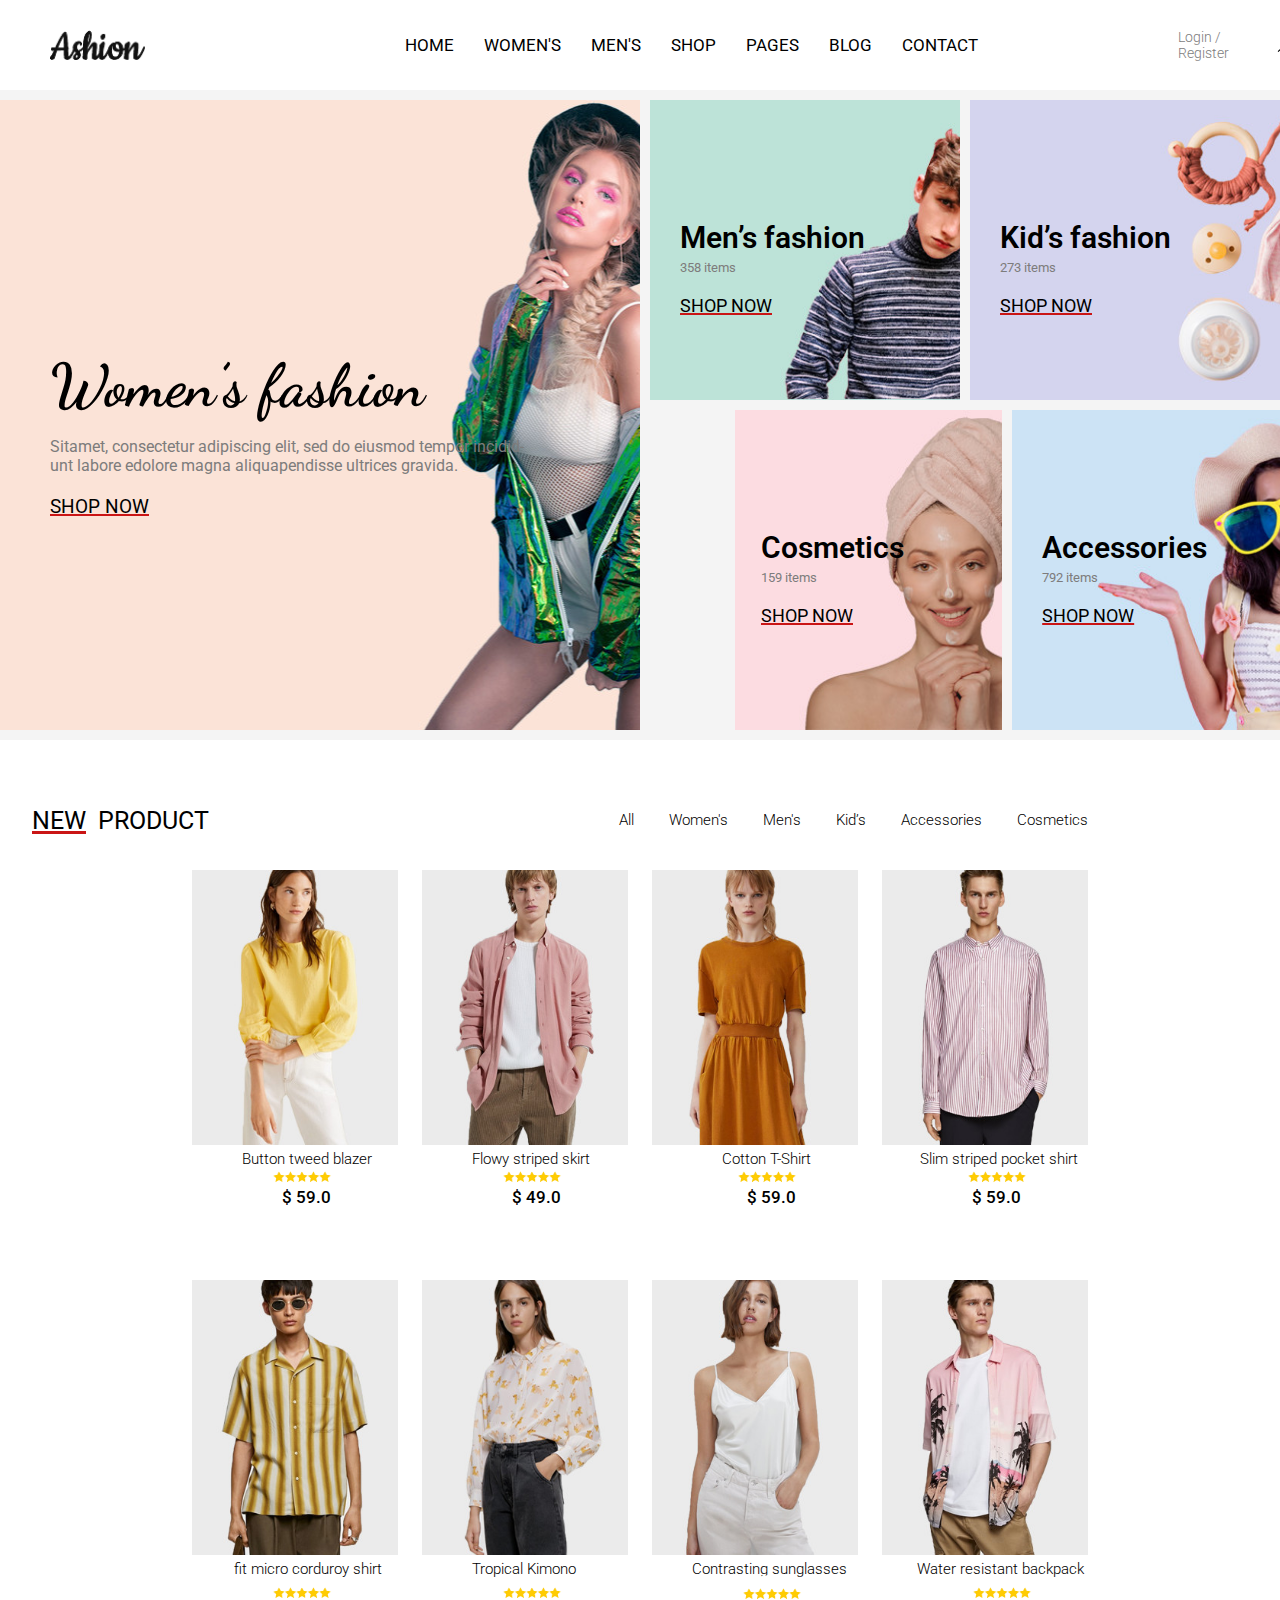
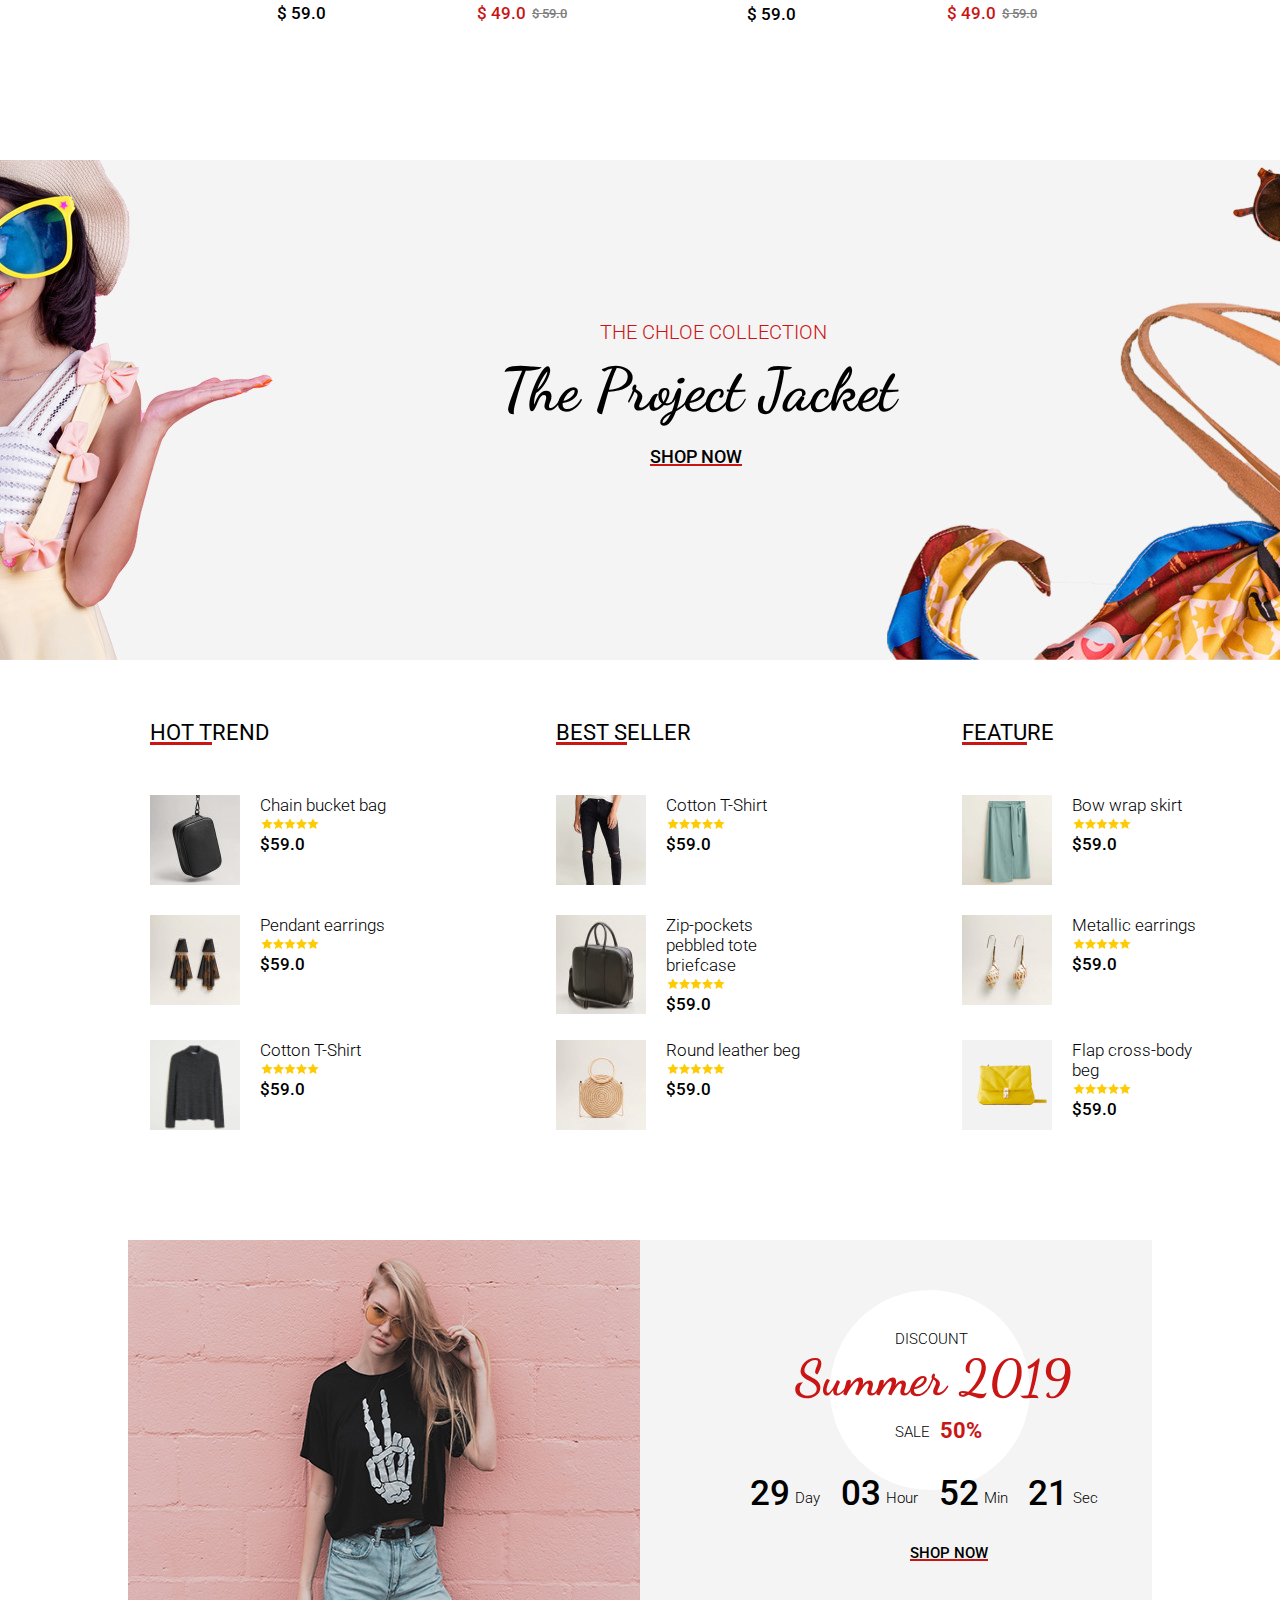
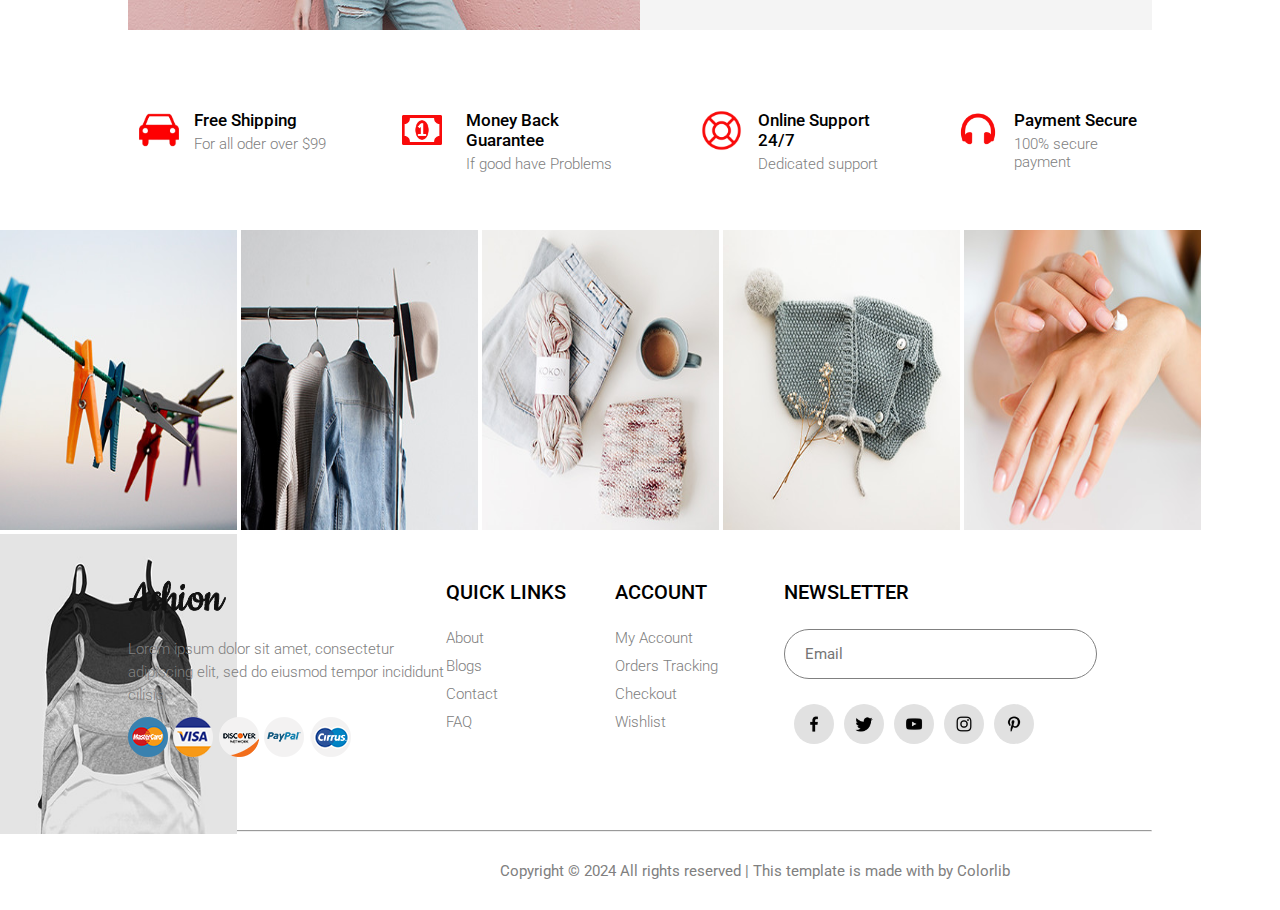
<file: final exam/index.html>
<!DOCTYPE html>
<html lang="en">
<head>
   <title>Colorbin | Free Bootstrap Website </title>
   <!--css-->
   <link rel="stylesheet" href="style.css">
   <!--css-->

   <!--font-->
   <link rel="preconnect" href="https://fonts.googleapis.com">
   <link rel="preconnect" href="https://fonts.gstatic.com" crossorigin>
   <link href="https://fonts.googleapis.com/css2?family=Roboto:ital,wght@0,100;0,300;0,400;0,500;0,700;0,900;1,100;1,300;1,400;1,500;1,700;1,900&display=swap" rel="stylesheet">
   <link rel="preconnect" href="https://fonts.googleapis.com">
   <link rel="preconnect" href="https://fonts.gstatic.com" crossorigin>
   <link href="https://fonts.googleapis.com/css2?family=Dancing+Script:wght@400..700&family=Roboto:ital,wght@0,100;0,300;0,400;0,500;0,700;0,900;1,100;1,300;1,400;1,500;1,700;1,900&display=swap" rel="stylesheet">
   <!--font-->

   <!--icon-->
   <link rel="stylesheet" href="https://cdnjs.cloudflare.com/ajax/libs/font-awesome/6.6.0/css/all.min.css" integrity="sha512-Kc323vGBEqzTmouAECnVceyQqyqdsSiqLQISBL29aUW4U/M7pSPA/gEUZQqv1cwx4OnYxTxve5UMg5GT6L4JJg==" crossorigin="anonymous" referrerpolicy="no-referrer" />
   <!--icon-->
</head>
<body>
    <div class="navbar">
        <img src="logo (1).png" alt="">
        <a href="#">HOME</a>
        <a href="#">WOMEN'S</a>
        <a href="#">MEN'S</a>
        <a href="#">SHOP</a>
        <a href="#">PAGES</a>
        <a href="#">BLOG</a>
        <a href="#">CONTACT</a>  
      <div class="i">
        <a href="#">Login / Register</a>
        <svg xmlns="http://www.w3.org/2000/svg" width="1em" height="1em" viewBox="0 0 32 32"><path fill="black" d="M19 3C13.488 3 9 7.488 9 13c0 2.395.84 4.59 2.25 6.313L3.281 27.28l1.439 1.44l7.968-7.969A9.92 9.92 0 0 0 19 23c5.512 0 10-4.488 10-10S24.512 3 19 3m0 2c4.43 0 8 3.57 8 8s-3.57 8-8 8s-8-3.57-8-8s3.57-8 8-8"/></svg>
        <svg xmlns="http://www.w3.org/2000/svg" width="1em" height="1em" viewBox="0 0 256 256"><path fill="black" d="M178 40c-20.65 0-38.73 8.88-50 23.89C116.73 48.88 98.65 40 78 40a62.07 62.07 0 0 0-62 62c0 70 103.79 126.66 108.21 129a8 8 0 0 0 7.58 0C136.21 228.66 240 172 240 102a62.07 62.07 0 0 0-62-62m-50 174.8c-18.26-10.64-96-59.11-96-112.8a46.06 46.06 0 0 1 46-46c19.45 0 35.78 10.36 42.6 27a8 8 0 0 0 14.8 0c6.82-16.67 23.15-27 42.6-27a46.06 46.06 0 0 1 46 46c0 53.61-77.76 102.15-96 112.8"/></svg>
        <svg xmlns="http://www.w3.org/2000/svg" width="1em" height="1em" viewBox="0 0 24 24"><path fill="none" stroke="black" stroke-linecap="round" stroke-linejoin="round" stroke-width="1.5" d="M15.75 10.5V6a3.75 3.75 0 1 0-7.5 0v4.5m11.356-1.993l1.263 12c.07.665-.45 1.243-1.119 1.243H4.25a1.125 1.125 0 0 1-1.12-1.243l1.264-12A1.125 1.125 0 0 1 5.513 7.5h12.974c.576 0 1.059.435 1.119 1.007M8.625 10.5a.375.375 0 1 1-.75 0a.375.375 0 0 1 .75 0m7.5 0a.375.375 0 1 1-.75 0a.375.375 0 0 1 .75 0"/></svg>  
      </div>

    </div>
    <div class="main">
        <div class="left">
            <div class="main-1">
                <h1>Women’s fashion</h1>
                <h2>Sitamet, consectetur adipiscing elit, sed do eiusmod tempor incidid-
                    <br>unt labore edolore magna aliquapendisse ultrices gravida.</h2>
                <a href="#">SHOP NOW</a>
            </div>
        </div>
        <div class="Bheem">
            <div class="main-2">
                <h1>Men’s fashion</h1>
                <h2>358 items</h2>
                <a href="#">SHOP NOW</a>
            </div>
            <div class="main-3">
                <h1>Kid’s fashion</h1>
                <h2>273 items</h2>
                <a href="#">SHOP NOW</a>
            </div>
        </div>
    </div>
         <div class="Raju">
            <div class="main-4">
                <h1>Cosmetics</h1>
                <h2>159 items</h2>
                <a href="#">SHOP NOW</a>
            </div>
            <div class="main-5">
                <h1>Accessories</h1>
                <h2>792 items</h2>
                <a href="#">SHOP NOW</a>
            </div>
         </div> 
    <div class="jaggu">
        <div class="nav">
            <h1>NEW</h1>
            <span>PRODUCT</span>
            <a href="#">All</a>
            <a href="#">Women's</a>
            <a href="#">Men's</a>
            <a href="#">Kid’s</a>
            <a href="#">Accessories</a>
            <a href="#">Cosmetics</a>
        </div>
        <div class="up">
            <div class="box-1">
                <img src="product-1.jpg" alt="">
                <a href="#">Button tweed blazer</a> 
                <img src="star.png" class="s"> 
                <h1>$ 59.0</h1>
            </div>
            <div class="box-2">
                <img src="product-2.jpg" alt="">
                <a href="#">Flowy striped skirt</a> 
                <img src="star.png" class="s">  
                <h1>$ 49.0</h1>
            </div>
            <div class="box-3">
                <img src="product-3.jpg" alt="">
                <a href="#">Cotton T-Shirt</a>  
                <img src="star.png" class="s">
                <h1>$ 59.0</h1> 
            </div>
            <div class="box-4">
                <img src="product-4.jpg" alt="">
                <a href="#">Slim striped pocket shirt</a> 
                <img src="star.png" class="s">  
                <h1>$ 59.0</h1>
            </div>
        </div>
        <div class="down">
            <div class="box-5">
                <img src="product-5.jpg" alt="">
                <a href="#">fit micro corduroy shirt</a> 
                <img src="star.png" class="q"> 
                <h1>$ 59.0</h1>
            </div>
            <div class="box-6">
                <img src="product-6.jpg" alt="">
                <a href="#">Tropical Kimono</a> 
                <img src="star.png" class="o">  
                <h1>$ 49.0</h1>
                <h2>$ 59.0</h2>
            </div>
            <div class="box-7">
                <img src="product-7.jpg" alt="">
                <a href="#">Contrasting sunglasses</a>  
                <img src="star.png" class="w">
                <h1>$ 59.0</h1> 
            </div>
            <div class="box-8">
                <img src="product-8.jpg" alt="">
                <a href="#">Water resistant backpack</a> 
                <img src="star.png" class="x">  
                <h1>$ 49.0</h1>
                <h2>$ 59.0</h2>
            </div>
        </div>
    </div>
        <div class="form-2">
            <h1>THE CHLOE COLLECTION</h1>
            <h2>The Project Jacket</h2>
            <a href="#">SHOP NOW</a>
        </div>
    <div class="big">
        <div class="form-3">
            <div class="h">
                <h1>HOT T</h1>
                <span>REND</span>
            </div>
            <div class="c">
                <div class="beg">
                    <img src="ht-1.jpg" alt="">
                    <div class="t">
                        <h1>Chain bucket bag</h1>
                        <img src="star.png" class="s">
                        <h2>$59.0</h2>
                    </div>
                </div>
                <div class="e">
                    <div class="earrings">
                        <img src="ht-2.jpg" alt="">
                        <div class="t">
                            <h1>Pendant earrings</h1>
                            <img src="star.png" class="s">
                            <h2>$59.0</h2>
                        </div>
                    </div>            
                </div>
                <div class="s">
                    <div class="T-Shirt">
                        <img src="ht-3.jpg" alt="">
                        <div class="t">
                            <h1>Cotton T-Shirt</h1>
                            <img src="star.png" class="s">
                            <h2>$59.0</h2>
                        </div>
                    </div>
                </div>            
            </div>        
        </div>
    
        <div class="form-4">
            <div class="b">
                <h1>BEST S</h1>
                <span>ELLER</span>
            </div>
            <div class="c">
                <div class="beg">
                    <img src="bs-1.jpg" alt="">
                    <div class="t">
                        <h1>Cotton T-Shirt</h1>
                        <img src="star.png" class="s">
                        <h2>$59.0</h2>
                    </div>
                </div>
                <div class="e">
                    <div class="earrings">
                        <img src="bs-2.jpg" alt="">
                        <div class="t">
                            <h1>Zip-pockets pebbled tote briefcase</h1>
                            <img src="star.png" class="s">
                            <h2>$59.0</h2>
                        </div>
                    </div>            
                </div>
                <div class="s">
                    <div class="T-Shirt">
                        <img src="bs-3.jpg" alt="">
                        <div class="t">
                            <h1>Round leather beg</h1>
                            <img src="star.png" class="s">
                            <h2>$59.0</h2>
                        </div>
                    </div>
                </div>            
            </div>        
        </div>

        <div class="form-5">
            <div class="f">
                <h1>FEATU</h1>
                <span>RE</span>
            </div>
            <div class="c">
                <div class="beg">
                    <img src="f-1.jpg" alt="">
                    <div class="t">
                        <h1>Bow wrap skirt</h1>
                        <img src="star.png" class="s">
                        <h2>$59.0</h2>
                    </div>
                </div>
                <div class="e">
                    <div class="earrings">
                        <img src="f-2.jpg" alt="">
                        <div class="t">
                            <h1>Metallic earrings</h1>
                            <img src="star.png" class="s">
                            <h2>$59.0</h2>
                        </div>
                    </div>            
                </div>
                <div class="s">
                    <div class="T-Shirt">
                        <img src="f-3.jpg" alt="">
                        <div class="t">
                            <h1>Flap cross-body beg</h1>
                            <img src="star.png" class="s">
                            <h2>$59.0</h2>
                        </div>
                    </div>
                </div>            
            </div>        
        </div>
    </div>
    <div class="main-6">
        <img src="discount.jpg" alt="">
        <div class="r">
            <div class="w"></div>
            <h1>DISCOUNT</h1>
            <h2>Summer 2019</h2>
            <h3>SALE</h3>
            <h4>50%</h4>
            <div class="time">
                <div class="a1">
                    <h1>29</h1>
                    <h2>Day</h2>
                </div>
                <div class="a2">
                    <h1>03</h1>
                    <h2>Hour</h2>
                </div>
                <div class="a3">
                    <h1>52</h1>
                    <h2>Min</h2>
                </div>
                <div class="a4">
                    <h1>21</h1>
                    <h2>Sec</h2>
                </div>
            </div>
            <a href="#">SHOP NOW</a>
            </div>
        </div>
    </div>
    <div class="main-7">
        <div class="b1">
            <div class="car">
              <img src="car.png" alt="">
            </div>
            <div class="text">
                <h1>Free Shipping</h1>
                <h2>For all oder over $99</h2>
            </div>
        </div>

        <div class="b2">
            <div class="money">
              <img src="money.jpg" alt="">
            </div>
            <div class="text">
                <h1>Money Back Guarantee</h1>
                <h2>If good have Problems</h2>
            </div>
        </div>

        <div class="b3">
            <div class="online">
              <img src="online.jpg" alt="">
            </div>
            <div class="text">
                <h1>Online Support 24/7</h1>
                <h2>Dedicated support</h2>
            </div>
        </div>

        <div class="b4">
            <div class="pay">
              <img src="payment.jpg" alt="">
            </div>
            <div class="text">
                <h1>Payment Secure</h1>
                <h2>100% secure payment</h2>
            </div>
        </div>       
    </div>
    <div class="end-img">
        <img src="insta-1.jpg" alt="">
        <img src="insta-2.jpg" alt="">
        <img src="insta-3.jpg" alt="">
        <img src="insta-4.jpg" alt="">
        <img src="insta-5.jpg" alt="">
        <img src="insta-6.jpg" alt="">
    </div>

    <div class="footer">
        <div class="oggy">
            <img src="logo (1).png" alt="">
            <h1>Lorem ipsum dolor sit amet, consectetur</h1>
            <h2>adipiscing elit, sed do eiusmod tempor incididunt</h2>
            <h3>cilisis.</h3>
            <div class="oggy1">
                <img src="payment-1.png" alt="">
                <img src="payment-2.png" alt="">
                <img src="payment-3.png" alt="">
                <img src="payment-4.png" alt="">
                <img src="payment-5.png" alt="">
            </div>
        </div>
         
        <div class="A1">
            <h1>QUICK LINKS</h1>
            <a href="#">About</a>
            <a href="#">Blogs</a>
            <a href="#">Contact</a>
            <a href="#">FAQ</a>
        </div>

        <div class="A1">
            <h1>ACCOUNT</h1>
            <a href="#">My Account</a>
            <a href="#">Orders Tracking</a>
            <a href="#">Checkout</a>
            <a href="#">Wishlist</a>
        </div>

        <div class="B2">
            <h1>NEWSLETTER</h1>
                <input type="Email" placeholder="Email">
            <div class="AB">
            <div class="back">
                <img src="fb.png" alt="">
            </div>
            <div class="back">
                <img src="twitter.png" alt="">
            </div>
            <div class="back">
                <img src="y.png" alt="">
            </div>
            <div class="back">
                <img src="i.png" alt="">
            </div>
            <div class="back">
                <img src="p.png" alt="">
            </div>
            </div>
        </div>
    </div>
    <hr>
    <div class="End">
        <h1>Copyright © 2024 All rights reserved | This template is made with by Colorlib</h1>
    </div>
   
</body>
</html>
</file>
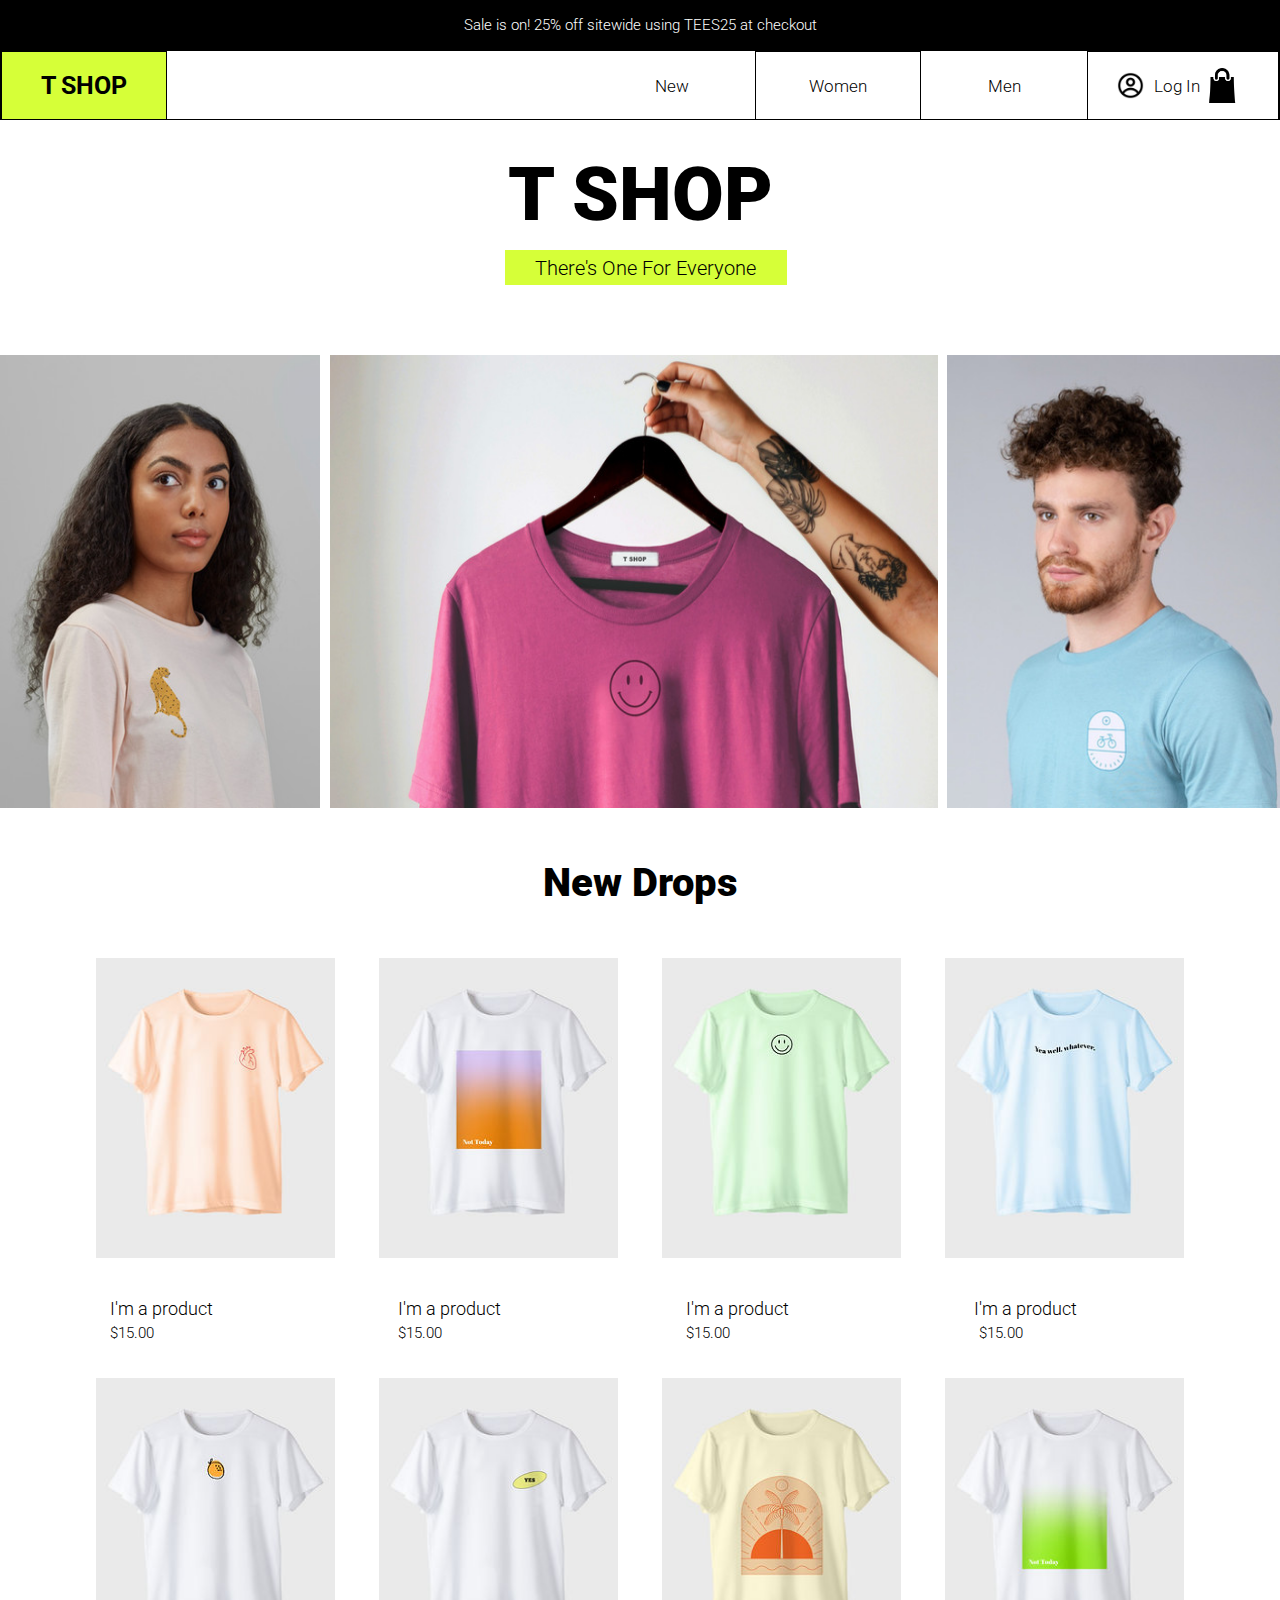
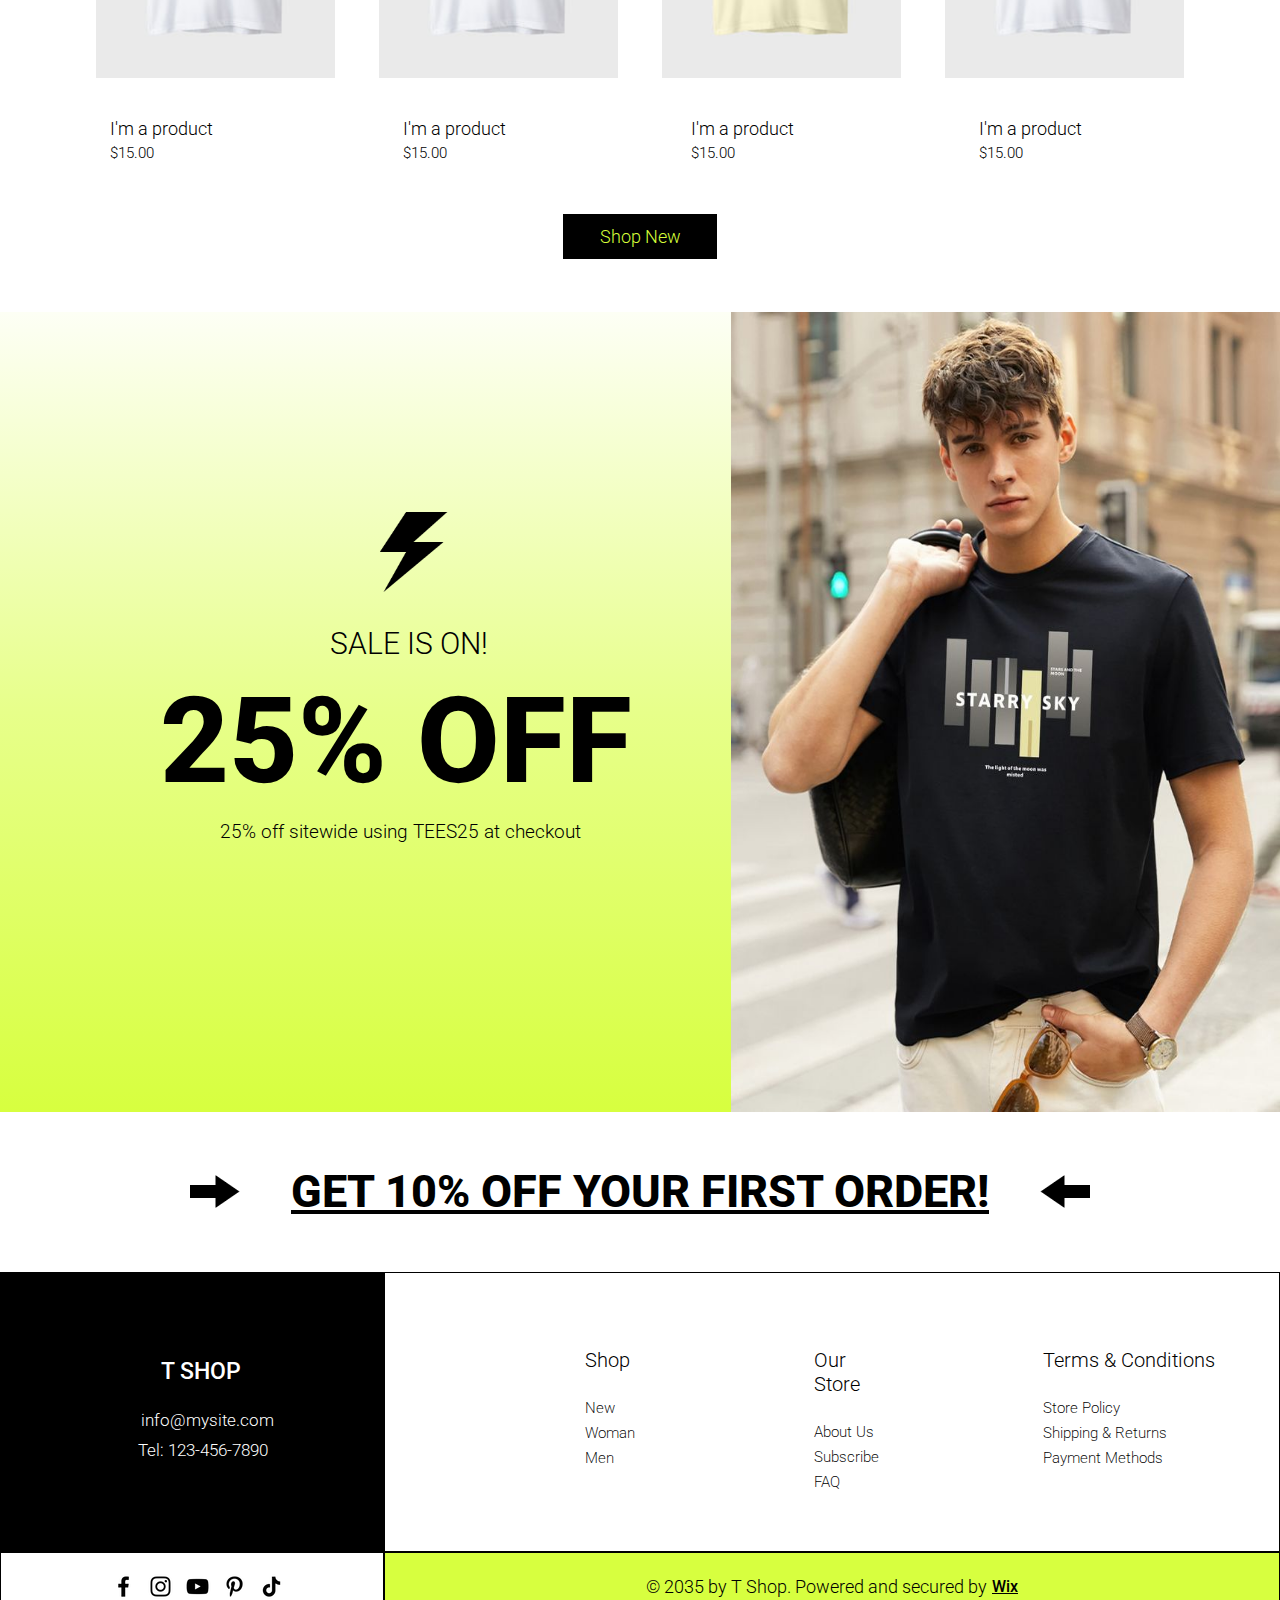
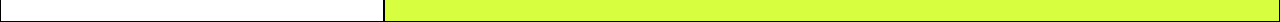
<file: Mega project 1/Index.html>
<!DOCTYPE html>
<html lang="en">
<head>
    <title>Y-shirt Store Website Template</title>   
    <!--css-->
    <link rel="stylesheet" href="style.css">
    <!--css-->

    <!--cdn-->
    <link rel="preconnect" href="https://fonts.googleapis.com">
    <link rel="preconnect" href="https://fonts.gstatic.com" crossorigin>
    <link href="https://fonts.googleapis.com/css2?family=Roboto:ital,wght@0,100;0,300;0,400;0,500;0,700;0,900;1,100;1,300;1,400;1,500;1,700;1,900&display=swap" rel="stylesheet">
    <!--cdn-->
</head>
<body>
    <div class="taskbar">
        <h1>Sale is on! 25% off sitewide using TEES25 at checkout</h1>
    </div>

    <div class="navbar">
        <div class="box-1">
            <h1>T SHOP</h1>
        </div>
        <div class="box-2"></div>
        <div class="box-3">
            <h1>New</h1>
        </div>
        <div class="box-4">
            <h1>Women</h1>
        </div>
        <div class="box-5">
            <h1>Men</h1>
        </div>
        <div class="box-6">
            <img src="gg--profile.png" alt="">
            <h1>Log In</h1>
            <img src="subway--bag.png" class="c">
        </div>
    </div>
    
     <div class="nav-1">
        <h1>T SHOP</h1>
    </div>
    <div class="nav-2">
        <h1>There's One For Everyone</h1>
    </div>

    <div class="main">
        <img src="img1.jpg" alt="">
        <img src="img2.jpg" class="p">
        <img src="img3.jpg" class="b">
    </div>

    <div class="nav-3">
        <h1>New Drops</h1>
    </div>

    <div class="font-main-1">
        <div class="box">
            <img src="img4.jpg" alt="">
        </div>
        <div class="box">
            <img src="img5.jpg" alt="">
        </div>
        <div class="box">
            <img src="img6.jpg" alt="">
        </div>
        <div class="box">
            <img src="img7.jpg" alt="">
        </div>      
    </div>
    
    <div class="img">
        <div class="img-1">
            <h1>I'm a product</h1>
            <h2>$15.00</h2>
        </div>
        <div class="img-2">
            <h1>I'm a product</h1>
            <h2>$15.00</h2>
        </div>
        <div class="img-3">
            <h1>I'm a product</h1>
            <h2>$15.00</h2>
        </div>
        <div class="img-4">
            <h1>I'm a product</h1>
            <h2>$15.00</h2>
        </div>
    </div>   
    
    <div class="font-main-2">
        <div class="box">
            <img src="img8.jpg" alt="">
        </div>
        <div class="box">
            <img src="img9.jpg" alt="">
        </div>
        <div class="box">
            <img src="img10.jpg" alt="">
        </div>
        <div class="box">
            <img src="img12.jpg" alt="">
        </div>      
    </div>

    <div class="img">
        <div class="img-5">
            <h1>I'm a product</h1>
            <h2>$15.00</h2>
        </div>
        <div class="img-6">
            <h1>I'm a product</h1>
            <h2>$15.00</h2>
        </div>
        <div class="img-7">
            <h1>I'm a product</h1>
            <h2>$15.00</h2>
        </div>
        <div class="img-8">
            <h1>I'm a product</h1>
            <h2>$15.00</h2>
        </div>
    </div> 

    <div class="b">
        <button>Shop New</button>
    </div>
     
    <div class="m">
        <div class="main-1">
            <img src="subway--power.png" alt="">
            <h1>SALE IS ON!</h1>
            <h2>25% OFF</h2>
            <h3>25% off sitewide using TEES25 at checkout</h3>
        </div>
        <div class="main-2">
            <img src="img11.jpg" alt="">
        </div>
    </div>

    <div class="main-3">
        <img src="arrow r.png" alt="">
        <a href="#">GET 10% OFF YOUR FIRST ORDER!</a>
        <img src="arrow l.png" alt="">
    </div>
   
    <div class="main-footer">
        <div class="footer-1">
            <h1>T SHOP</h1>
            <h2>info@mysite.com</h2>
            <h3>Tel: 123-456-7890</h3>
        </div>
        <div class="footer-2">
            <div class="shop">
                <h1>Shop</h1>
                <a href="#">New</a>
                <a href="#">Woman</a>
                <a href="#">Men</a>
            </div>
            <div class="Our-Store">
                <h1>Our Store</h1>
                <a href="#">About Us</a>
                <a href="#">Subscribe</a>
                <a href="#">FAQ</a>
            </div>
            <div class="t">
                <h1>Terms & Conditions</h1>
                <a href="#">Store Policy</a>
                <a href="#">Shipping & Returns</a>
                <a href="#">Payment Methods</a>
            </div>
        </div>
    </div>

    <div class="footer">
        <div class="footer-3">
            <img src="face.png" alt="">
            <img src="insta.png" alt="">
            <img src="youtube.png" alt="">
            <img src="printrest.png" alt="">
            <img src="tiktok.png" alt="">
        </div>
        <div class="footer-4">
            <h1>© 2035 by T Shop. Powered and secured by</h1>
            <a href="#">Wix</a>
        </div>
    </div>
    
</body>
</html>
</file>
<file: final exam/style.css>
*{
    margin: 0px;
    padding: 0px;
    box-sizing: border-box;
    font-family: "Roboto", sans-serif;
}

.navbar{
    width: 100%;
    height: 90px;
    background-color: rgb(255,255,255);
    display: flex;
    align-items: center;
    box-shadow: rgba(0, 0, 0, 0.35) 0px 5px 15px;   
}

.navbar img{
    width: 100px;
    height: 30px;
    margin-left: 50px;
    margin-right: 230px;
    cursor: pointer;
}

.navbar a{
    color: black;
    text-decoration: none;
    font-size: 17px;
    font-weight: 400;
    margin-left: 30px;
}

.navbar a:hover{
    text-decoration: underline 2px solid rgb(202,21,21);
    cursor: pointer;
}

.nav-right{
   align-items: center;
}


.nav-right a:hover{
    text-decoration: none;
}

.i{
    width: 20%;
    height: 50px;
    display: flex;
    justify-content: end;
    align-items: center;
    margin-left: 170px;
}

.i a{
    font-size: 14px;
    color: rgb(125, 124, 124);
    font-weight: 300;
    cursor: pointer;
    margin-right: 8px;
}

.i a:hover{
    text-decoration: none;
}

.i svg{
    width: 23px;
    height: 23px;
    margin-left: 20px;
    cursor: pointer;
}

.main{
    width: 100%;
    height: 320px;
    background-color: rgb(244,244,244);
    display: flex;
}

.left{
    width: 50%;
    height: 650px;
    display: flex;
    margin-top: 10px;
}

.main-1{
    width: 100%;
    height: 630px;
    background-image: url(category-1.jpg);
    background-position: center;
}

.main-1 h1{
    font-family: "Dancing Script", cursive;
    font-size: 60px;
    font-weight: 800;
    margin-top: 250px;
    margin-left: 50px;
}

.main-1 h2{
    font-size: 16px;
    font-weight: 400;
    color:rgb(125, 124, 124) ; 
    margin-top: 15px;  
    margin-bottom: 20px;
    margin-left: 50px;
}

.main-1 a{
    color: black;
    cursor: pointer;
    margin-left: 50px;
    font-size: 19px; 
    text-decoration: underline 2px solid rgb(202,21,21);
}

.Bheem{
    width: 50%;
    height: 300px;
    margin-top: 10px;
    display: flex;
}

.main-2{
    width: 49%;
    height: 300px;
    margin-left: 10px;
    background-image: url(category-2.jpg);
    background-size: cover;
    padding-left: 30px;
}

.main-2 h1{
    font-size: 30px;
    font-weight: 600;
    margin-top: 120px;
}


.main-2 h2{
    font-size: 13px;
    font-weight: 400;
    color:rgb(125, 124, 124) ; 
    margin-top: 5px;  
    margin-bottom: 20px;
}

.main-2 a{
    color: black;
    cursor: pointer;
    font-size: 18px;
    text-decoration: underline 2px solid rgb(202,21,21);
}

.main-3 {
    width: 49%;
    height: 300px;
    margin-left: 10px;
    background-image: url(category-3.jpg);
    background-size: cover;
    padding-left: 30px;
}


.main-3 h1{
    font-size: 30px;
    font-weight: 600;
    margin-top: 120px;
}


.main-3 h2{
    font-size: 13px;
    font-weight: 400;
    color:rgb(125, 124, 124) ; 
    margin-top: 5px;  
    margin-bottom: 20px;
}

.main-3 a{
    color: black;
    cursor: pointer;
    font-size: 18px;
    text-decoration: underline 2px solid rgb(202,21,21);
}

.Raju{
    width: 100%;
    height: 330px;
    background-color: rgb(244,244,244);
    cursor: pointer;
    display: flex;
}


.main-4 {
    width: 24.3%;
    height: 320px;
    margin-left: 735px;
    background-image: url(category-4.jpg);
    background-size: cover;
    padding-left: 26px;
    background-position: center;
}


.main-4 h1{
    font-size: 30px;
    font-weight: 600;
    margin-top: 120px;
}


.main-4 h2{
    font-size: 13px;
    font-weight: 400;
    color:rgb(125, 124, 124) ; 
    margin-top: 5px;  
    margin-bottom: 20px;
}

.main-4 a{
    color: black;
    cursor: pointer;
    font-size: 18px;
    text-decoration: underline 2px solid rgb(202,21,21);
}

.main-5 {
    width: 24.3%;
    height: 320px;
    margin-left: 10px;
    background-image: url(category-5.jpg);
    background-size: cover;
    padding-left: 30px;
    background-position: center;
}

.main-5 h1{
    font-size: 30px;
    font-weight: 600;
    margin-top: 120px;
}


.main-5 h2{
    font-size: 13px;
    font-weight: 400;
    color:rgb(125, 124, 124) ; 
    margin-top: 5px;  
    margin-bottom: 20px;
}

.main-5 a{
    color: black;
    cursor: pointer;
    font-size: 18px;
    text-decoration: underline 2px solid rgb(202,21,21);
}

.jaggu{
    width: 70%;
    height: 870px;
    margin-left: 15%;
    margin-top: 50px;
}

.nav{
    width: 100%;
    height: 60px;
    margin-bottom: 20px;
    display: flex;
    align-items: center;
    justify-content: end;
}

.nav h1{
    font-weight: 400;
    font-size: 25px;
    margin-right: 12px;
    text-decoration: underline 3px solid rgb(202,21,21);
}

.nav span{
    font-weight: 400;
    font-size: 25px;
    margin-right: 375px;
}

.nav a{
    color: black;
    font-weight: 300;
    font-size: 15px;
    text-decoration: none;
    margin-left: 35px;
}

.nav a:hover{
    text-decoration: underline 2px solid rgb(202,21,21);
    cursor: pointer;
}

.up{
    width: 100%;
    height: 330px;
    display: flex;
    justify-content: space-between;
}

.box-1{
    width: 23%;
    height: 325px;
}

.box-1 img{
    width: 100%;
    height: auto;
}

.up .box-1 img:hover{
    cursor: pointer;
    transform: scale(1.02);
    transition: 1s;
}

.box-1 a{
    color: black;
    text-decoration: none;
    margin-left: 50px;
    font-size: 15px;
    font-weight: 300;
    cursor: pointer;
}

.box-1 .s{
    width: 60px;
    height: 40px;
    margin-left:80px;
    margin-top: -10px;
}

.box-1 h1{
    font-size: 17px;
    font-weight: 500;
    margin-left: 90px;
    margin-top: -15px;
}

.box-2{
    width: 23%;
    height: 325px;
}

.box-2 a{
    color: black;
    text-decoration: none;
    margin-left: 50px;
    font-size: 15px;
    font-weight: 300;
    cursor: pointer;
}

.box-2 img{
    width: 100%;
    height: auto;
}

.up .box-2 img:hover{
    cursor: pointer;
    transform: scale(1.02);
    transition: 1s;
}

.box-2 .s{
    width: 60px;
    height: 40px;
    margin-left:80px;
    margin-top: -10px;
}


.box-2 h1{
    font-size: 17px;
    font-weight: 500;
    margin-left: 90px;
    margin-top: -15px;
}

.box-3{
    width: 23%;
    height: 325px;
}

.box-3 img{
    width: 100%;
    height: auto;
}

.up .box-3 img:hover{
    cursor: pointer;
    transform: scale(1.02);
    transition: 1s;
}

.box-3 a{
    color: black;
    text-decoration: none;
    margin-left: 70px;
    font-size: 15px;
    font-weight: 300;
    cursor: pointer;
}

.box-3 .s{
    width: 60px;
    height: 40px;
    margin-left:85px;
    margin-top: -10px;
}

.box-3 h1{
    font-size: 17px;
    font-weight: 500;
    margin-left: 95px;
    margin-top: -15px;
}

.box-4{
    width: 23%;
    height: 325px;
}

.box-4 img{
    width: 100%;
    height: auto;
}

.up .box-4 img:hover{
    cursor: pointer;
    transform: scale(1.02);
    transition: 1s;
}

.box-4 a{
    color: black;
    text-decoration: none;
    margin-left: 38px;
    font-size: 15px;
    font-weight: 300;
    cursor: pointer;
}

.box-4 .s{
    width: 60px;
    height: 40px;
    margin-left:85px;
    margin-top: -10px;
}

.box-4 h1{
    font-size: 17px;
    font-weight: 500;
    margin-left: 90px;
    margin-top: -15px;
}

.down{
    width: 100%;
    height: 330px;
    display: flex;
    justify-content: space-between;
    margin-top: 80px;
}

.box-5{
    width: 23%;
    height: 325px;
}

.box-5 img{
    width: 100%;
    height: auto;
}

.down .box-5 img:hover{
    cursor: pointer;
    transform: scale(1.02);
    transition: 1s;
}

.box-5 a{
    color: black;
    text-decoration: none;
    margin-left: 42px;
    font-size: 15px;
    font-weight: 300;
    cursor: pointer;
}

.box-5 .q{
    width: 60px;
    height: 40px;
    margin-left:80px;
    margin-top: -4px;
}

.box-5 h1{
    font-size: 17px;
    font-weight: 500;
    margin-left: 85px;
    margin-top: -15px;
}

.box-6{
    width: 23%;
    height: 325px;
}

.box-6 a{
    color: black;
    text-decoration: none;
    margin-left: 50px;
    font-size: 15px;
    font-weight: 300;
    cursor: pointer;
}

.box-6 img{
    width: 100%;
    height: auto;
}

.down .box-6 img:hover{
    cursor: pointer;
    transform: scale(1.02);
    transition: 1s;
}

.box-6 .o{
    width: 60px;
    height: 40px;
    margin-left:80px;
    margin-top: -4px;
}

.box-6 h1{
    font-size: 17px;
    font-weight: 500;
    margin-left: 55px;
    margin-top: -15px;
    color: rgb(202,21,21);
}

.box-6 h2{
    font-size: 13px;
    font-weight: 500;
    margin-left: 110px;
    margin-top: -17px;
    color: grey;
    text-decoration: line-through;
}

.box-7{
    width: 23%;
    height: 325px;
}

.box-7 img{
    width: 100%;
    height: auto;
}

.down .box-7 img:hover{
    cursor: pointer;
    transform: scale(1.02);
    transition: 1s;
}

.box-7 a{
    color: black;
    text-decoration: none;
    margin-left: 40px;
    font-size: 15px;
    font-weight: 300;
    cursor: pointer;
}

.box-7 .w{
    width: 60px;
    height: 40px;
    margin-left:90px;
    margin-top: -3px;
}

.box-7 h1{
    font-size: 17px;
    font-weight: 500;
    margin-left: 95px;
    margin-top: -15px;
}

.box-8{
    width: 23%;
    height: 325px;
}

.box-8 img{
    width: 100%;
    height: auto;
}

.down .box-8 img:hover{
    cursor: pointer;
    transform: scale(1.02);
    transition: 1s;
}

.box-8 a{
    color: black;
    text-decoration: none;
    margin-left: 35px;
    font-size: 15px;
    font-weight: 300;
    cursor: pointer;
}

.box-8 .x{
    width: 60px;
    height: 40px;
    margin-left:90px;
    margin-top: -4px;
}

.box-8 h1{
    font-size: 17px;
    font-weight: 500;
    margin-left: 65px;
    margin-top: -15px;
    color: rgb(202,21,21);
}

.box-8 h2{
    font-size: 13px;
    font-weight: 500;
    margin-left: 120px;
    margin-top: -17px;
    color: grey;
    text-decoration: line-through;
}

.big{
    width: 100%;
    height: 500px;
    display: flex;
}

.form-2{
    width: 100%;
    height: 500px;
    background-image: url(banner-1.jpg);
    background-size:cover;
    background-position: center;
    padding-top: 10px;
    margin-top: 100px;
}

.form-2 h1{
    font-size: 20px;
    font-weight: 300;
    color: rgb(202,21,21);
    margin-top: 150px;
    margin-left: 600px;
}

.form-2 h2{
    font-size: 60px;
    font-family: "Dancing Script", cursive;
    margin-left: 500px;
    margin-top: 10px;
    margin-bottom: 20px;
}

.form-2 a{
    color: black;
    cursor: pointer;
    margin-left: 650px;
    font-size: 18px;
    font-weight: 500; 
    text-decoration: underline 2px solid rgb(202,21,21);
}

.form-3{
    width: 20%;
    height: 420px;
    margin-top: 60px;
    margin-left: 150px;
}

.h{
    display: flex;
}

.h h1{
    font-weight: 400;
    font-size: 22px;
    text-decoration: underline 3px solid rgb(202,21,21);
}

.h span{
    font-weight: 400;
    font-size: 22px;
}

.c{
    width: 100%;
    height: 95px;
    margin-top: 50px;
}

.beg{
    display: flex;
}

.t h1{
    font-size: 17px;
    font-weight: 300;
    margin-left: 20px;
}

.t img{
    width: 60px;
    height: 40px;
    margin-left: 20px;
    margin-top: -10px;
}

.t h2{
    font-size: 17px;
    font-weight: 500;
    margin-left: 20px;
    margin-top: -15px;
}

.e{
    width: 100%;
    height: 95px;
    margin-top: 30px;
}

.earrings{
    display: flex;
}

.t h1{
    font-size: 17px;
    font-weight: 300;
    margin-left: 20px;
}

.t img{
    width: 60px;
    height: 40px;
    margin-left: 20px;
    margin-top: -10px;
}

.t h2{
    font-size: 17px;
    font-weight: 500;
    margin-left: 20px;
    margin-top: -15px;
}

.s{
    width: 100%;
    height: 95px;
    margin-top: 30px;
}

.T-Shirt{
    display: flex;
}

.t h1{
    font-size: 17px;
    font-weight: 300;
    margin-left: 20px;
}

.t img{
    width: 60px;
    height: 40px;
    margin-left: 20px;
    margin-top: -10px;
}

.t h2{
    font-size: 17px;
    font-weight: 500;
    margin-left: 20px;
    margin-top: -15px;
}

.form-4{
    width: 20%;
    height: 420px;
    margin-top: 60px;
    margin-left: 150px;
}

.b{
    display: flex;
}

.b h1{
    font-weight: 400;
    font-size: 22px;
    text-decoration: underline 3px solid rgb(202,21,21);
}

.b span{
    font-weight: 400;
    font-size: 22px;
}

.c{
    width: 100%;
    height: 95px;
    margin-top: 50px;
}

.beg{
    display: flex;
}

.t h1{
    font-size: 17px;
    font-weight: 300;
    margin-left: 20px;
}

.t img{
    width: 60px;
    height: 40px;
    margin-left: 20px;
    margin-top: -10px;
}

.t h2{
    font-size: 17px;
    font-weight: 500;
    margin-left: 20px;
    margin-top: -15px;
}

.e{
    width: 100%;
    height: 95px;
    margin-top: 30px;
}

.earrings{
    display: flex;
}

.t h1{
    font-size: 17px;
    font-weight: 300;
    margin-left: 20px;
}

.t img{
    width: 60px;
    height: 40px;
    margin-left: 20px;
    margin-top: -10px;
}

.t h2{
    font-size: 17px;
    font-weight: 500;
    margin-left: 20px;
    margin-top: -15px;
}

.s{
    width: 100%;
    height: 95px;
    margin-top: 30px;
}

.T-Shirt{
    display: flex;
}

.t h1{
    font-size: 17px;
    font-weight: 300;
    margin-left: 20px;
}

.t img{
    width: 60px;
    height: 40px;
    margin-left: 20px;
    margin-top: -10px;
}

.t h2{
    font-size: 17px;
    font-weight: 500;
    margin-left: 20px;
    margin-top: -15px;
}

.form-5{
    width: 20%;
    height: 420px;
    margin-top: 60px;
    margin-left: 150px;
}

.f{
    display: flex;
}

.f h1{
    font-weight: 400;
    font-size: 22px;
    text-decoration: underline 3px solid rgb(202,21,21);
}

.f span{
    font-weight: 400;
    font-size: 22px;
}

.c{
    width: 100%;
    height: 95px;
    margin-top: 50px;
}

.beg{
    display: flex;
}

.t h1{
    font-size: 17px;
    font-weight: 300;
    margin-left: 20px;
}

.t img{
    width: 60px;
    height: 40px;
    margin-left: 20px;
    margin-top: -10px;
}

.t h2{
    font-size: 17px;
    font-weight: 500;
    margin-left: 20px;
    margin-top: -15px;
}

.e{
    width: 100%;
    height: 95px;
    margin-top: 30px;
}

.earrings{
    display: flex;
}

.t h1{
    font-size: 17px;
    font-weight: 300;
    margin-left: 20px;
}

.t img{
    width: 60px;
    height: 40px;
    margin-left: 20px;
    margin-top: -10px;
}

.t h2{
    font-size: 17px;
    font-weight: 500;
    margin-left: 20px;
    margin-top: -15px;
}

.s{
    width: 100%;
    height: 95px;
    margin-top: 30px;
}

.T-Shirt{
    display: flex;
}

.t h1{
    font-size: 17px;
    font-weight: 300;
    margin-left: 20px;
}

.t img{
    width: 60px;
    height: 40px;
    margin-left: 20px;
    margin-top: -10px;
}

.t h2{
    font-size: 17px;
    font-weight: 500;
    margin-left: 20px;
    margin-top: -15px;
}

.main-6{
    width: 80%;
    height: 390px;
    margin-left: 10%;
    margin-top: 80px;
    display: flex;
}

.main-6 img{
    width: 50%;
    height: 390px;
}

.r{
    width: 50%;
    height: 390px;
    background-color: rgb(244,244,244);
}

.w{
    width: 200px;
    height: 200px;
    background-color: white;
    border-radius: 50%;
    margin-left: 190px;
    margin-top: 50px;
}

.r h1{
    font-size: 15px;
    font-weight: 300;
    margin-left: 255px;
    margin-top: -160px;
}

.r h2{
    font-size: 50px;
    margin-left: 155px;
    font-family: "Dancing Script", cursive;
    color: rgb(202,21,21);
}

.r h3{
    font-size: 15px;
    font-weight: 300;
    margin-left: 255px;
    margin-top: 15px;
}

.r h4{
    font-size: 22px;
    color: rgb(202,21,21);
    margin-left: 300px;
    margin-top: -23px;
}

.time{
    width: 70%;
    height: 60px;
    margin-top: 20px;
    margin-left: 100px;
    margin-bottom: 20px;
    display: flex;
    justify-content: space-between;
}

.time .a1 h1{
    font-size: 35px;
    font-weight: 500;
    margin-top: 10px;
    margin-left: 10px;
}

.time .a1 h2{
    font-size: 15px;
    font-weight: 300;
    color: black;
    font-family: "Roboto", sans-serif;
    margin-left: 55px;
    margin-top: -25px;
}

.time .a2 h1{
    font-size: 35px;
    font-weight: 500;
    margin-top: 10px;
    margin-left: 10px;
}

.time .a2 h2{
    font-size: 15px;
    font-weight: 300;
    color: black;
    font-family: "Roboto", sans-serif;
    margin-left: 55px;
    margin-top: -25px;
}

.time .a3 h1{
    font-size: 35px;
    font-weight: 500;
    margin-top: 10px;
    margin-left: 10px;
}

.time .a3 h2{
    font-size: 15px;
    font-weight: 300;
    color: black;
    font-family: "Roboto", sans-serif;
    margin-left: 55px;
    margin-top: -25px;
}

.time .a4 h1{
    font-size: 35px;
    font-weight: 500;
    margin-top: 10px;
    margin-left: 10px;
}

.time .a4 h2{
    font-size: 15px;
    font-weight: 300;
    color: black;
    font-family: "Roboto", sans-serif;
    margin-left: 55px;
    margin-top: -25px;
}

.r a{
    color: black;
    cursor: pointer;
    font-size: 15px;
    font-weight: 500;
    text-decoration: underline 2px solid rgb(202,21,21);
    margin-left: 270px;
}

.main-7{
    width: 80%;
    height: 200px;
    margin-left: 10%;
    display: flex;
    align-items: center;
    justify-content: space-between;
}

.b1{
    width: 20%;
    height: 70px;
    display: flex;
}

.car{
    width: 30%;
    height: 70px;
    display: flex;
    justify-content: center;
    align-items: center;
}

.car img{
    width: 40px;
    height: 40px;
}

.text{
    width: 70%;
    height: 70px;
}

.text h1{
    font-size: 17px;
    font-weight: 500;
    margin-left: 5px;
    margin-top: 15px;
}

.text h2{
    font-size: 15px;
    font-weight: 300;
    margin-left: 5px;
    margin-top: 5px;
    color: gray;
}

.b2{
    width: 25%;
    height: 70px;
    display: flex;
}

.money{
    width: 30%;
    height: 70px;
    display: flex;
    justify-content: center;
    align-items: center;
}

.money img{
    width: 40px;
    height: 30px;
}

.text{
    width: 70%;
    height: 70px;
}

.text h1{
    font-size: 17px;
    font-weight: 500;
    margin-left: 5px;
    margin-top: 15px;
}

.text h2{
    font-size: 15px;
    font-weight: 300;
    margin-left: 5px;
    margin-top: 5px;
    color: gray;
}

.b3{
    width: 20%;
    height: 70px;
    display: flex;
}

.online{
    width: 30%;
    height: 70px;
    display: flex;
    justify-content: center;
    align-items: center;
}

.online img{
    width: 45px;
    height: 45px;
}

.text{
    width: 70%;
    height: 70px;
}

.text h1{
    font-size: 17px;
    font-weight: 500;
    margin-left: 5px;
    margin-top: 15px;
}

.text h2{
    font-size: 15px;
    font-weight: 300;
    margin-left: 5px;
    margin-top: 5px;
    color: gray;
}

.b4{
    width: 20%;
    height: 70px;
    display: flex;
}

.pay{
    width: 30%;
    height: 70px;
    display: flex;
    justify-content: center;
    align-items: center;
}

.pay img{
    width: 40px;
    height: 40px;
}

.text{
    width: 70%;
    height: 70px;
}

.text h1{
    font-size: 17px;
    font-weight: 500;
    margin-left: 5px;
    margin-top: 15px;
}

.text h2{
    font-size: 15px;
    font-weight: 300;
    margin-left: 5px;
    margin-top: 5px;
    color: gray;
}

.end-img{
    width: 100%;
    height: 350px;
}

.end-img img{
    width: 237px;
    height: 300px;
}

.footer{
    width: 80%;
    height: 250px;
    margin-left: 10%;
    display: flex;
}

.oggy{
    width: 32%;
    height: 180px;
}

.oggy img{
    margin-bottom: 25px;
    cursor: pointer;
}

.oggy h1{
    font-size: 15px;
    font-weight: 300;
    color:  gray;
}

.oggy h2{
    font-size: 15px;
    font-weight: 300;
    color:  gray;
    margin-top: 5px;
}

.oggy h3{
    font-size: 15px;
    font-weight: 300;
    color:  gray;
    margin-top: 5px;
}

.oggy1{
    width: 70%;
    height: 70px;
    display: flex;
    justify-content: space-between;
    align-items: center;
    cursor: pointer;
    margin-top: 10px;
}

.A1{
    width: 15%;
    height: 210px;
    margin-right: 20px;
}

.A1 h1{
    font-size: 20px;
    font-weight: 500;
    margin-bottom: 25px;
}

.A1 a{
    color: grey;
    text-decoration: none;
    font-weight: 300;
    font-size: 15px;
    display: block;
    margin-top: 10px;
}

.B2{
    width: 35%;
    height: 200px;
    margin-right: 20px;
}

.B2 h1{
    font-size: 20px;
    font-weight: 500;
    margin-bottom: 25px;
}

input{
    width: 90%;
    height: 50px;
    border-radius: 30px;
    border: 1px solid grey;
    padding-left: 20px;
    font-size: 15px;
}

button{
    width: 35%;
    height: 50px;
    font-size: 15px;
    color: white;
    background-color:rgb(202,21,21) ;
    font-weight: 800;
    border: none;
    border-radius: 30px;
    margin-top:-80px;
    margin-left: 230px;
    cursor: pointer;
}

.AB{
    display: flex;
}

.back{
    width: 40px;
    height: 40px;
    background-color: #e1e1e1;
    border-radius: 50%;
    margin-left: 10px;
    margin-top: 25px;
    display: flex;
    justify-content: center;
    align-items: center;
    cursor: pointer;
}

.back img{
    width: 20px;
    height: 20px;
}

hr{
    width: 80%;
    margin-left: 10%;
}

.End h1{
    font-size: 15px;
    font-weight: 400;
    margin-left: 500px;
    color: grey;
    margin-top: 30px;
    margin-bottom: 30px;
}
</file>
<file: Mega project 1/style.css>
*{
    margin: 0px;
    padding: 0px;
    box-sizing: border-box;
    font-family: "Roboto", sans-serif;
    
}

.taskbar{
    width: 100%;
    height: 50px;
    background-color: black;
    display: flex;
    align-items: center;
    justify-content: center;
}
.taskbar h1{
    color: white;
    font-size: 15px;
    font-weight: 300;
}
.navbar{
    width: 100%;
    height: 70px;
    border: 1px solid black;
    display: flex;
}
.box-1{
    width: 13%;
    height: 69px;
    border: 1px solid black;
    background-color: rgb(214,255,56);
    display: flex;
    align-items: center;
    justify-content: center;
    cursor: pointer;
}
.box-1 h1{
    font-size: 25px;
}
.box-2{
    width: 33%;
    height: 69px;
}
.box-3{
    width: 13%;
    height: 69px;
    display: flex;
    justify-content: center;
    align-items: center;
}
.box-3 h1{
    font-size: 17px;
    font-weight: 300;
}
.box-3:hover{
    background-color: black;
    color:rgb(214,255,56);
    cursor: pointer;
}
.box-4{
    width: 13%;
    height: 69px;
    border: 1px solid black;
    display: flex;
    justify-content: center;
    align-items: center;
}
.box-4 h1{
    font-size: 17px;
    font-weight: 300;
}
.box-4:hover{
    background-color: black;
    color:rgb(214,255,56);
    cursor: pointer;
}
.box-5{
    width: 13%;
    height: 69px;
    border-color:black;
    display: flex;
    justify-content: center;
    align-items: center;
}
.box-5 h1{
    font-size: 17px;
    font-weight: 300;
}
.box-5:hover{
    background-color: black;
    color:rgb(214,255,56);
    cursor: pointer;
}
.box-6{
    width: 15%;
    height: 69px;
    border: 1px solid black;
    display: flex;
    justify-content: center;
    align-items: center;
    cursor: pointer;
}
.box-6 img{
    width: 27px;
    height: 27px;
    margin-right: 10px;
}
.box-6 h1{
    font-size: 17px;
    font-weight: 300;
}
.box-6 .c{
    width: 35px;
    height: 35px;
    margin-left: 5px;
}
.nav-1{
    width: 100%;
    height: 130px;
    display: flex;
    justify-content: center;
}
.nav-1 h1{
    font-size: 75px;
    font-weight: 900;
    margin-top: 30px;
}
.nav-2{
    width: 22%;
    height: 35px;
    background-color: rgb(214,255,56);
    margin-left: 505px;
    display: flex;
    justify-content: center;
    align-items: center;
}
.nav-2 h1{
    font-size: 20px;
    font-weight: 300;
}
.main{
    width: 100%;
    height: 800;
    margin-top: 70px;
    display: flex;
    justify-content: space-between;
}
.main img{
    width: 25%;
    height: inherit;
}
.main .p{
    width: 47.5%;
    height: inherit;
}
.main .b{
    width: 26%;
    height: inherit;
}
.nav-3{
    width: 100%;
    height: 150px;
    display: flex;
    justify-content: center;
    align-items: center;
} 
.nav-3 h1{
    font-size: 40px;
    font-weight: 1000;
}
.font-main-1{
    width: 85%;
    height: 400px;
    margin-left: 7.5%;
    display: flex;
    justify-content: space-between;
    cursor: pointer;
}
.font-main-1 .box{
    width: 22%;
    height: 300px;
    overflow: hidden;
}
.font-main-1 .box img{
    width: 100%;
    height: 100%;
    transition: 0.5s;
}
.font-main-1 .box img:hover{
    transform: scale(1.2);
}
.img{
   display: flex;
   cursor: pointer;
}
.img-1 h1{
    font-weight: 300;
    font-size: 18px;
    margin-top: -60px;
    margin-left: 110px;
}
.img-1 h2{
    font-weight: 300;
    font-size: 15px;
    margin-top: 5px;
    margin-left: 110px;
}
.img-2 h1{
    font-weight: 300;
    font-size: 18px;
    margin-top: -60px;
    margin-left: 185px;
}
.img-2 h2{
    font-weight: 300;
    font-size: 15px;
    margin-top: 5px;
    margin-left: 185px;
}
.img-3 h1{
    font-weight: 300;
    font-size: 18px;
    margin-top: -60px;
    margin-left: 185px;
}
.img-3 h2{
    font-weight: 300;
    font-size: 15px;
    margin-top: 5px;
    margin-left: 185px;
}
.img-4 h1{
    font-weight: 300;
    font-size: 18px;
    margin-top: -60px;
    margin-left: 185px;
}
.img-4 h2{
    font-weight: 300;
    font-size: 15px;
    margin-top: 5px;
    margin-left: 190px;
}
.font-main-2{
    width: 85%;
    height: 335px;
    margin-left: 7.5%;
    margin-top: 20px;
    display: flex;
    justify-content: space-between;
    cursor: pointer;
}
.font-main-2 .box{
    width: 22%;
    height: 300px;
    overflow: hidden;
}
.font-main-2 .box img{
    width: 100%;
    height: 100%;
    transition: 0.5s;
}
.font-main-2 .box img:hover{
    transform: scale(1.2);
}
.font-main-2 img{
    width: 22%;
    height: 390px;
    cursor: pointer;
}
.img-5 h1{
    font-weight: 300;
    font-size: 18px;
    margin-top: 5px;
    margin-left: 110px;
}
.img-5 h2{
    font-weight: 300;
    font-size: 15px;
    margin-top: 5px;
    margin-left: 110px;
}
.img-6 h1{
    font-weight: 300;
    font-size: 18px;
    margin-top: 5px;
    margin-left: 190px;
}
.img-6 h2{
    font-weight: 300;
    font-size: 15px;
    margin-top: 5px;
    margin-left: 190px;
}
.img-7 h1{
    font-weight: 300;
    font-size: 18px;
    margin-top: 5px;
    margin-left: 185px;
}
.img-7 h2{
    font-weight: 300;
    font-size: 15px;
    margin-top: 5px;
    margin-left: 185px;
}
.img-8 h1{
    font-weight: 300;
    font-size: 18px;
    margin-top: 5px;
    margin-left: 185px;
}
.img-8 h2{
    font-weight: 300;
    font-size: 15px;
    margin-top: 5px;
    margin-left: 185px;
}
.b{
    width: 100%;
    height: 150px;
    display: flex;
    align-items: center;
    justify-content: center;
}
.b button{
    width: 12%;
    height: 45px;
    background-color: black;
    color: rgb(214,255,56);
    border: none;
    font-size: 18px;
    font-weight: 300;
}
.b button:hover{
    background-color: rgb(214,255,56);
    color: black;
    border: 2px solid black;
}
.m {
    width: 100%;
    height: 800px;
    display: flex;
}
.main-1{
    width: 60%;
    height: 800px;    
    background-color: #f4ffc6;
    background-image: linear-gradient(180deg, #fdfff5 0%, #e7ff8a 50%, #d7ff3f 100%);
}
.main-1 img{
    width: 90px;
    height: 80px;
    margin-top: 200px;
    margin-left: 370px;
}
.main-1 h1{
    font-size: 30px;
    font-weight: 300;
    margin-top: 30px;
    margin-left: 330px;
}
.main-1 h2{
    font-size: 120px;
    font-weight: 800;
    margin-top: 10px;
    margin-left: 160px;
}
.main-1 h3{
    font-weight: 300;
    margin-left: 220px;
    margin-top: 10px;
}
.main-2{
    width: 45%;
    height: 800px;
}
.main-2 img{
    width: 100%;
    height: inherit;
}
.main-3{
   width: 100%;
   height: 160px;
   display: flex;
   justify-content: center;
   align-items: center;
}
.main-3 a{
    font-size:45px;
    font-weight: 800;
    cursor: pointer;
    color: black;
}
.main-3 img{
    width: 4%;
    height: 35px;
    margin-left: 50px;
    margin-right: 50px;
}
.main-footer{
    display: flex;
}
.footer-1{
    width: 30%;
    height: 280px;
    border: 1px solid black;
    background-color: black;
}
.footer-1 h1{
    color: white;
    font-size: 23px;
    font-weight: 500;
    margin-top: 85px;
    margin-left: 160px;
    cursor: pointer;
}
.footer-1 h2{
    color: white;
    font-size: 17px;
    font-weight: 300;
    margin-left: 140px;
    margin-top: 25px;
    cursor: pointer;
}
.footer-1 h3{
    color: white;
    font-size: 17px;
    font-weight: 300;
    margin-top: 10px;
    margin-left: 137px;
}
.footer-2{
    width: 70%;
    height: 280px;
    border: 1px solid black;
    display: flex;
}
.shop{
    width: 10%;
    height: 280px;
    display: flex;
    flex-direction: column;
    margin-left: 200px;
}
.shop h1{
    font-size: 20px;
    font-weight: 300;
    margin-top: 75px;
    margin-bottom: 20px;
}
.shop a{
    color: black;
    text-decoration: none;
    font-weight: 250;
    font-size: 15px;
    margin-top: 7px;
    cursor: pointer;
}
.Our-Store{
    width: 10%;
    height: 280px;
    display: flex;
    flex-direction: column;
    margin-left: 150px;
}
.Our-Store h1{
    font-size: 20px;
    font-weight: 300;
    margin-top: 75px;
    margin-bottom: 20px;
}
.Our-Store a{
    color: black;
    text-decoration: none;
    font-weight: 250;
    font-size: 15px;
    margin-top: 7px;
    cursor: pointer;
}
.t{
    width: 30%;
    height: 280px;
    display: flex;
    flex-direction: column;
    margin-left: 150px;
}
.t h1{
    font-size: 20px;
    font-weight: 300;
    margin-top: 75px;
    margin-bottom: 20px;
}
.t a{
    color: black;
    text-decoration: none;
    font-weight: 250;
    font-size: 15px;
    margin-top: 7px;
    cursor: pointer;
}
.footer{
    display: flex;
}
.footer-3{
    width: 30%;
    height: 70px;
    border: 1px solid black;
}
.footer-4{
    width: 70%;
    height: 70px;
    border: 1px solid black;
    background-color: #d7ff3f;
}
.footer{
    display: flex;
}
.footer-3{
    display: flex;
    justify-content: center;
    align-items: center;
}
.footer-3 img{
    margin-left: 10px;
    cursor: pointer;
}
.footer-4{
    display: flex;
    align-items: center;
    justify-content: center;
}
.footer-4 h1{
    font-size: 18px;
    font-weight: 300;
}
.footer-4 a{
    color: black;
    font-weight: 500;
    margin-left: 5px;
    cursor: pointer;
}
</file>
